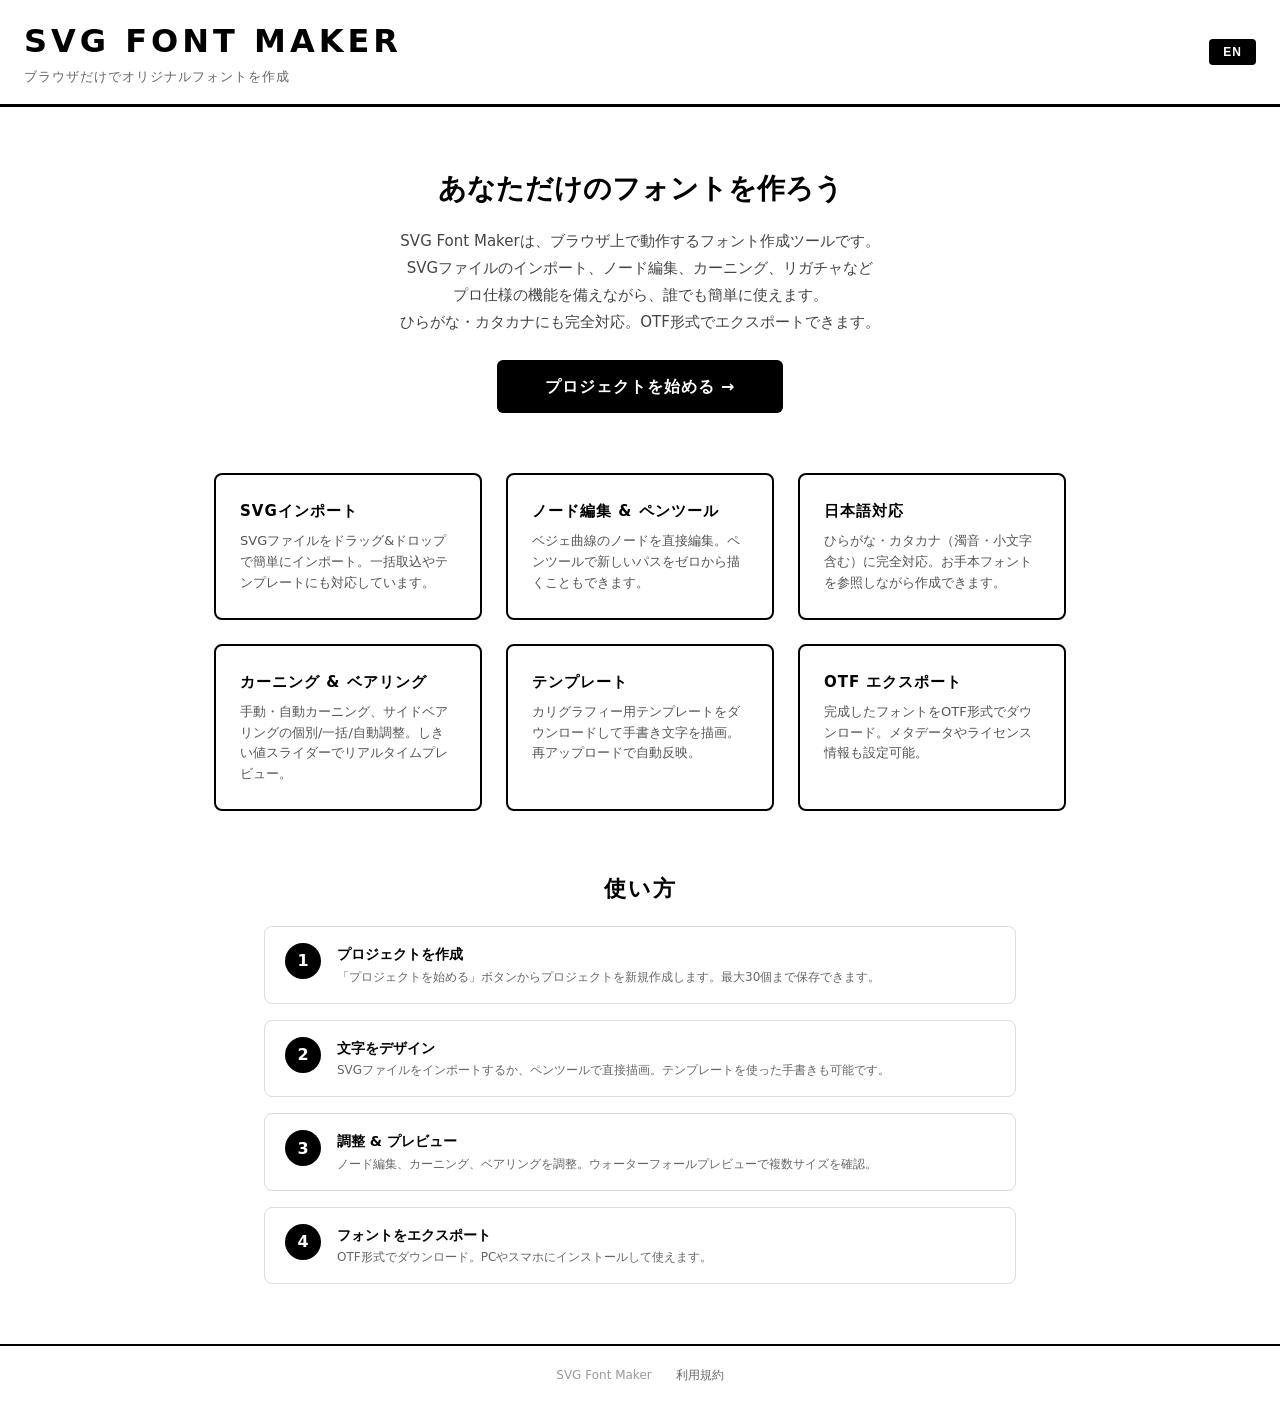
<file: index.html>
<!DOCTYPE html>
<html lang="ja">
<head>
  <meta charset="UTF-8">
  <meta name="viewport" content="width=device-width, initial-scale=1.0">
  <title>SVG Font Maker</title>
  <style>
    *,*::before,*::after{box-sizing:border-box;margin:0;padding:0}
    html,body{height:100%}
    body{font-family:'Segoe UI',system-ui,-apple-system,sans-serif;background:#fff;color:#000;line-height:1.6}
    header{border-bottom:3px solid #000;padding:16px 24px;display:flex;align-items:center;justify-content:space-between}
    .header-left h1{font-size:32px;font-weight:900;letter-spacing:4px;text-transform:uppercase}
    .header-left p{font-size:13px;color:#666;letter-spacing:1px}
    .lang-toggle{background:#000;color:#fff;border:none;padding:6px 14px;border-radius:4px;font-size:12px;font-weight:700;cursor:pointer;letter-spacing:1px}
    .lang-toggle:hover{background:#333}
    .hero{max-width:800px;margin:0 auto;padding:60px 24px;text-align:center}
    .hero h2{font-size:28px;font-weight:800;margin-bottom:16px}
    .hero p{font-size:15px;color:#444;margin-bottom:24px;line-height:1.8;white-space:pre-line}
    .hero-btn{display:inline-block;background:#000;color:#fff;padding:14px 48px;border:none;border-radius:6px;font-size:16px;font-weight:700;cursor:pointer;text-decoration:none;letter-spacing:1px;transition:background .15s}
    .hero-btn:hover{background:#333}
    .features{max-width:900px;margin:0 auto;padding:0 24px 60px;display:grid;grid-template-columns:repeat(auto-fit,minmax(250px,1fr));gap:24px}
    .feature-card{border:2px solid #000;border-radius:8px;padding:24px}
    .feature-card h3{font-size:15px;font-weight:800;margin-bottom:8px;text-transform:uppercase;letter-spacing:1px}
    .feature-card p{font-size:13px;color:#555;line-height:1.6}
    .howto{max-width:800px;margin:0 auto;padding:0 24px 60px}
    .howto h2{font-size:22px;font-weight:800;margin-bottom:20px;text-align:center;text-transform:uppercase;letter-spacing:2px}
    .howto-steps{display:flex;flex-direction:column;gap:16px}
    .howto-step{display:flex;align-items:flex-start;gap:16px;border:1px solid #ddd;border-radius:8px;padding:16px 20px}
    .step-num{flex-shrink:0;width:36px;height:36px;background:#000;color:#fff;border-radius:50%;display:flex;align-items:center;justify-content:center;font-weight:900;font-size:16px}
    .step-text h4{font-size:14px;font-weight:700;margin-bottom:2px}
    .step-text p{font-size:12px;color:#666}
    footer{border-top:2px solid #000;padding:20px 24px;text-align:center;font-size:12px;color:#999;display:flex;justify-content:center;gap:24px;align-items:center}
    footer a{color:#666;text-decoration:none}
    footer a:hover{text-decoration:underline;color:#000}

    /* ─── Mobile Responsive ─── */
    @media (max-width: 768px) {
      header { flex-wrap: wrap; padding: 12px 16px; gap: 8px; }
      .header-left h1 { font-size: 22px; letter-spacing: 2px; }
      .header-left p { font-size: 11px; }
      .hero { padding: 32px 16px; }
      .hero h2 { font-size: 22px; }
      .hero p { font-size: 13px; }
      .hero-btn { padding: 12px 32px; font-size: 14px; }
      .features { grid-template-columns: 1fr; padding: 0 16px 40px; gap: 16px; }
      .feature-card { padding: 18px; }
      .howto { padding: 0 16px 40px; }
      .howto-step { flex-direction: column; gap: 10px; padding: 12px 14px; }
      .step-num { width: 30px; height: 30px; font-size: 14px; }
      footer { flex-wrap: wrap; gap: 12px; padding: 16px; }
    }
    @media (max-width: 400px) {
      .header-left h1 { font-size: 18px; }
      .hero h2 { font-size: 18px; }
      .hero p { font-size: 12px; }
      .hero-btn { padding: 10px 24px; font-size: 13px; width: 100%; text-align: center; }
    }
  </style>
</head>
<body>

<header>
  <div class="header-left">
    <h1 data-i18n="site_title">SVG Font Maker</h1>
    <p data-i18n="site_subtitle">ブラウザだけでオリジナルフォントを作成</p>
  </div>
  <button class="lang-toggle" onclick="I18N.toggle()">EN</button>
</header>

<section class="hero">
  <h2 data-i18n="hero_title">あなただけのフォントを作ろう</h2>
  <p data-i18n="hero_desc">SVG Font Makerは、ブラウザ上で動作するフォント作成ツールです。
SVGファイルのインポート、ノード編集、カーニング、リガチャなど
プロ仕様の機能を備えながら、誰でも簡単に使えます。
ひらがな・カタカナにも完全対応。OTF形式でエクスポートできます。</p>
  <a href="projects.html" class="hero-btn" data-i18n="hero_btn">プロジェクトを始める →</a>
</section>

<section class="features">
  <div class="feature-card"><h3 data-i18n="feat_svg">SVGインポート</h3><p data-i18n="feat_svg_d">SVGファイルをドラッグ&ドロップで簡単にインポート。一括取込やテンプレートにも対応しています。</p></div>
  <div class="feature-card"><h3 data-i18n="feat_node">ノード編集 & ペンツール</h3><p data-i18n="feat_node_d">ベジェ曲線のノードを直接編集。ペンツールで新しいパスをゼロから描くこともできます。</p></div>
  <div class="feature-card"><h3 data-i18n="feat_jp">日本語対応</h3><p data-i18n="feat_jp_d">ひらがな・カタカナ（濁音・小文字含む）に完全対応。お手本フォントを参照しながら作成できます。</p></div>
  <div class="feature-card"><h3 data-i18n="feat_kern">カーニング & ベアリング</h3><p data-i18n="feat_kern_d">手動・自動カーニング、サイドベアリングの個別/一括/自動調整。しきい値スライダーでリアルタイムプレビュー。</p></div>
  <div class="feature-card"><h3 data-i18n="feat_tpl">テンプレート</h3><p data-i18n="feat_tpl_d">カリグラフィー用テンプレートをダウンロードして手書き文字を描画。再アップロードで自動反映。</p></div>
  <div class="feature-card"><h3 data-i18n="feat_otf">OTF エクスポート</h3><p data-i18n="feat_otf_d">完成したフォントをOTF形式でダウンロード。メタデータやライセンス情報も設定可能。</p></div>
</section>

<section class="howto">
  <h2 data-i18n="how_title">使い方</h2>
  <div class="howto-steps">
    <div class="howto-step"><div class="step-num">1</div><div class="step-text"><h4 data-i18n="how1_t">プロジェクトを作成</h4><p data-i18n="how1_d">「プロジェクトを始める」ボタンからプロジェクトを新規作成します。最大30個まで保存できます。</p></div></div>
    <div class="howto-step"><div class="step-num">2</div><div class="step-text"><h4 data-i18n="how2_t">文字をデザイン</h4><p data-i18n="how2_d">SVGファイルをインポートするか、ペンツールで直接描画。テンプレートを使った手書きも可能です。</p></div></div>
    <div class="howto-step"><div class="step-num">3</div><div class="step-text"><h4 data-i18n="how3_t">調整 & プレビュー</h4><p data-i18n="how3_d">ノード編集、カーニング、ベアリングを調整。ウォーターフォールプレビューで複数サイズを確認。</p></div></div>
    <div class="howto-step"><div class="step-num">4</div><div class="step-text"><h4 data-i18n="how4_t">フォントをエクスポート</h4><p data-i18n="how4_d">OTF形式でダウンロード。PCやスマホにインストールして使えます。</p></div></div>
  </div>
</section>

<footer>
  <span>SVG Font Maker</span>
  <a href="terms.html" data-i18n="terms_link">利用規約</a>
</footer>

<script src="js/i18n.js"></script>
</body>
</html>
</file>
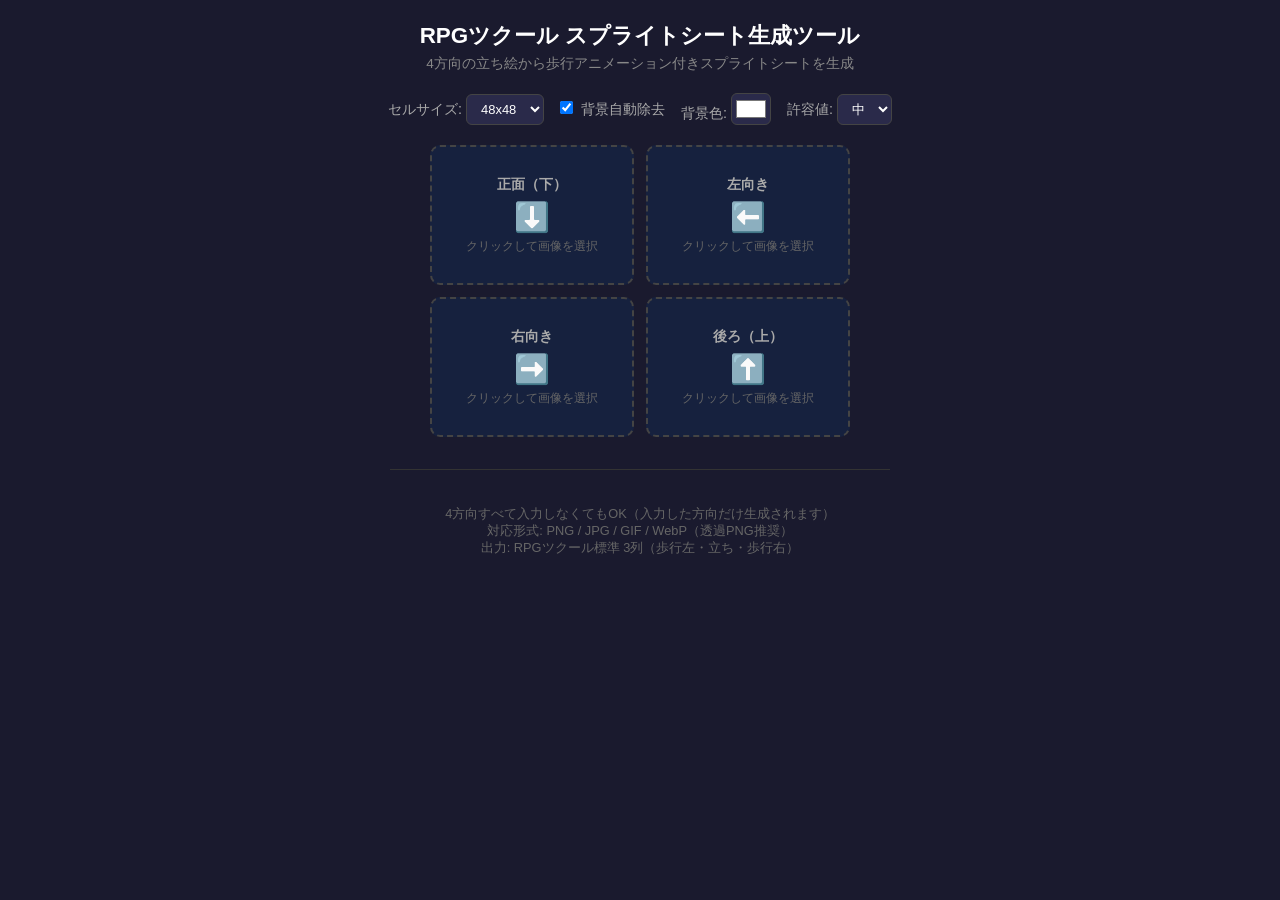
<file: sprite-sheet-generator/index.html>
<!DOCTYPE html>
<html lang="ja">
<head>
<meta charset="UTF-8">
<meta name="viewport" content="width=device-width, initial-scale=1.0">
<title>RPGツクール スプライトシート生成ツール</title>
<style>
* { margin: 0; padding: 0; box-sizing: border-box; }
body {
  font-family: 'Segoe UI', 'Hiragino Sans', sans-serif;
  background: #1a1a2e;
  color: #e0e0e0;
  min-height: 100vh;
  display: flex;
  flex-direction: column;
  align-items: center;
  padding: 20px;
}
h1 { font-size: 1.4em; margin-bottom: 4px; color: #fff; }
.subtitle { font-size: 0.85em; color: #888; margin-bottom: 20px; }

.settings {
  display: flex; gap: 16px; align-items: center;
  margin-bottom: 20px; flex-wrap: wrap; justify-content: center;
}
.settings label { font-size: 0.9em; color: #aaa; }
.settings select, .settings input[type="color"] {
  background: #2a2a4a; color: #fff; border: 1px solid #444;
  padding: 6px 10px; border-radius: 6px; font-size: 0.9em;
}
.settings input[type="color"] { width: 40px; height: 32px; padding: 2px; cursor: pointer; }
.settings input[type="checkbox"] { margin-right: 4px; }

.input-grid {
  display: grid;
  grid-template-columns: repeat(2, 1fr);
  gap: 12px;
  margin-bottom: 24px;
  max-width: 420px;
  width: 100%;
}
.input-slot {
  background: #16213e;
  border: 2px dashed #444;
  border-radius: 10px;
  display: flex;
  flex-direction: column;
  align-items: center;
  justify-content: center;
  cursor: pointer;
  transition: all 0.2s;
  padding: 12px;
  min-height: 140px;
  position: relative;
}
.input-slot:hover { border-color: #4fc3f7; background: #1a2744; }
.input-slot.filled { border-style: solid; border-color: #4fc3f7; }
.input-slot .direction { font-size: 0.85em; color: #aaa; margin-bottom: 6px; font-weight: bold; }
.input-slot .icon { font-size: 1.8em; margin-bottom: 4px; }
.input-slot .hint { font-size: 0.75em; color: #666; }
.input-slot canvas {
  image-rendering: pixelated;
  border-radius: 4px;
  background: repeating-conic-gradient(#333 0% 25%, #252 0% 50%) 50% / 10px 10px;
}
.input-slot .remove-btn {
  position: absolute; top: 4px; right: 8px;
  background: none; border: none; color: #f55; font-size: 1.1em;
  cursor: pointer; display: none;
}
.input-slot.filled .remove-btn { display: block; }
input[type="file"] { display: none; }

.divider {
  width: 100%; max-width: 500px; border-top: 1px solid #333;
  margin: 8px 0 20px;
}

.result-section { text-align: center; margin-bottom: 20px; }
.result-section h2 { font-size: 1.1em; color: #ccc; margin-bottom: 12px; }
.result-section canvas {
  image-rendering: pixelated;
  border: 1px solid #333;
  border-radius: 6px;
  background: repeating-conic-gradient(#333 0% 25%, #222 0% 50%) 50% / 16px 16px;
}
.result-flex {
  display: flex; align-items: stretch; justify-content: center; gap: 4px;
}
.row-labels {
  display: flex; flex-direction: column; justify-content: space-around;
  font-size: 0.75em; color: #888;
}
.btn {
  background: #4fc3f7; color: #111; border: none;
  padding: 10px 28px; border-radius: 8px; font-size: 1em;
  font-weight: bold; cursor: pointer; transition: background 0.2s; margin-top: 14px;
}
.btn:hover { background: #81d4fa; }
.btn:disabled { background: #333; color: #666; cursor: not-allowed; }

.anim-preview {
  display: flex; gap: 24px; justify-content: center;
  flex-wrap: wrap; margin-top: 16px; margin-bottom: 16px;
}
.anim-box { text-align: center; }
.anim-box .label { font-size: 0.75em; color: #888; margin-bottom: 4px; }
.anim-box canvas {
  image-rendering: pixelated; border-radius: 4px;
  background: repeating-conic-gradient(#333 0% 25%, #222 0% 50%) 50% / 10px 10px;
}

.info {
  font-size: 0.8em; color: #666; margin-top: 16px;
  text-align: center; max-width: 550px;
}
</style>
</head>
<body>

<h1>RPGツクール スプライトシート生成ツール</h1>
<p class="subtitle">4方向の立ち絵から歩行アニメーション付きスプライトシートを生成</p>

<div class="settings">
  <label>セルサイズ:
    <select id="cellSize">
      <option value="32">32x32</option>
      <option value="48" selected>48x48</option>
      <option value="64">64x64</option>
      <option value="96">96x96</option>
    </select>
  </label>
  <label>
    <input type="checkbox" id="autoBg" checked>
    背景自動除去
  </label>
  <label>背景色:
    <input type="color" id="bgColor" value="#ffffff">
  </label>
  <label>許容値:
    <select id="bgTolerance">
      <option value="20">低</option>
      <option value="40" selected>中</option>
      <option value="60">高</option>
    </select>
  </label>
</div>

<div class="input-grid">
  <div class="input-slot" data-dir="down" id="slot-down">
    <button class="remove-btn" title="削除">&times;</button>
    <span class="direction">正面（下）</span>
    <span class="icon">⬇️</span>
    <span class="hint">クリックして画像を選択</span>
  </div>
  <div class="input-slot" data-dir="left" id="slot-left">
    <button class="remove-btn" title="削除">&times;</button>
    <span class="direction">左向き</span>
    <span class="icon">⬅️</span>
    <span class="hint">クリックして画像を選択</span>
  </div>
  <div class="input-slot" data-dir="right" id="slot-right">
    <button class="remove-btn" title="削除">&times;</button>
    <span class="direction">右向き</span>
    <span class="icon">➡️</span>
    <span class="hint">クリックして画像を選択</span>
  </div>
  <div class="input-slot" data-dir="up" id="slot-up">
    <button class="remove-btn" title="削除">&times;</button>
    <span class="direction">後ろ（上）</span>
    <span class="icon">⬆️</span>
    <span class="hint">クリックして画像を選択</span>
  </div>
</div>

<input type="file" id="fileInput" accept="image/*">

<div class="divider"></div>

<div class="result-section" id="resultSection" style="display:none;">
  <h2>歩行アニメーション プレビュー</h2>
  <div class="anim-preview" id="animPreview"></div>

  <h2>スプライトシート</h2>
  <div class="result-flex">
    <div class="row-labels" id="rowLabels"></div>
    <canvas id="sheetCanvas"></canvas>
  </div>
  <br>
  <button class="btn" id="downloadBtn">ダウンロード (.png)</button>
</div>

<p class="info">
  4方向すべて入力しなくてもOK（入力した方向だけ生成されます）<br>
  対応形式: PNG / JPG / GIF / WebP（透過PNG推奨）<br>
  出力: RPGツクール標準 3列（歩行左・立ち・歩行右）
</p>

<script>
// --- State ---
const images = { down: null, left: null, right: null, up: null };
let activeSlot = null;
let sheetDataURL = null;
let animTimers = [];

const $ = id => document.getElementById(id);
const fileInput = $('fileInput');

// --- Slot click / file handling ---
document.querySelectorAll('.input-slot').forEach(slot => {
  slot.addEventListener('click', e => {
    if (e.target.classList.contains('remove-btn')) return;
    activeSlot = slot.dataset.dir;
    fileInput.click();
  });
  slot.querySelector('.remove-btn').addEventListener('click', e => {
    e.stopPropagation();
    images[slot.dataset.dir] = null;
    resetSlot(slot);
    generateIfAny();
  });
  // ドラッグ＆ドロップ（各スロット）
  slot.addEventListener('dragover', e => { e.preventDefault(); slot.classList.add('dragover'); });
  slot.addEventListener('dragleave', () => slot.classList.remove('dragover'));
  slot.addEventListener('drop', e => {
    e.preventDefault(); slot.classList.remove('dragover');
    if (e.dataTransfer.files.length) {
      activeSlot = slot.dataset.dir;
      loadFile(e.dataTransfer.files[0]);
    }
  });
});

fileInput.addEventListener('change', e => {
  if (e.target.files.length && activeSlot) loadFile(e.target.files[0]);
  fileInput.value = '';
});

function loadFile(file) {
  if (!file.type.startsWith('image/')) return;
  const reader = new FileReader();
  reader.onload = e => {
    const img = new Image();
    img.onload = () => {
      images[activeSlot] = img;
      showSlotPreview(activeSlot, img);
      generateIfAny();
    };
    img.src = e.target.result;
  };
  reader.readAsDataURL(file);
}

function resetSlot(slot) {
  slot.classList.remove('filled');
  const existing = slot.querySelector('canvas');
  if (existing) existing.remove();
  slot.querySelector('.icon').style.display = '';
  slot.querySelector('.hint').style.display = '';
}

function showSlotPreview(dir, img) {
  const slot = $('slot-' + dir);
  slot.classList.add('filled');
  slot.querySelector('.icon').style.display = 'none';
  slot.querySelector('.hint').style.display = 'none';
  const existing = slot.querySelector('canvas');
  if (existing) existing.remove();

  const size = 80;
  const c = document.createElement('canvas');
  c.width = size; c.height = size;
  const ctx = c.getContext('2d');
  ctx.imageSmoothingEnabled = false;

  // 処理済み画像をプレビュー
  const processed = processInput(img, parseInt($('cellSize').value));
  ctx.drawImage(processed, 0, 0, size, size);
  slot.appendChild(c);
}

// --- Settings change ---
[$('cellSize'), $('autoBg'), $('bgColor'), $('bgTolerance')].forEach(el =>
  el.addEventListener('change', () => {
    // プレビュー更新
    for (const dir of ['down', 'left', 'right', 'up']) {
      if (images[dir]) showSlotPreview(dir, images[dir]);
    }
    generateIfAny();
  })
);

// --- Canvas helpers ---
function newCanvas(w, h) {
  const c = document.createElement('canvas'); c.width = w; c.height = h; return c;
}
function getPixels(c) { return c.getContext('2d').getImageData(0, 0, c.width, c.height); }
function fromImageData(d) {
  const c = newCanvas(d.width, d.height);
  c.getContext('2d').putImageData(d, 0, 0); return c;
}

// --- Background removal ---
function detectBgColor(canvas) {
  const d = getPixels(canvas).data;
  const w = canvas.width, h = canvas.height;
  const corners = [];
  for (let dy = 0; dy < 3; dy++) {
    for (let dx = 0; dx < 3; dx++) {
      corners.push([dx, dy], [w-1-dx, dy], [dx, h-1-dy], [w-1-dx, h-1-dy]);
    }
  }
  const counts = {};
  corners.forEach(([x, y]) => {
    const i = (y * w + x) * 4;
    const k = `${d[i]},${d[i+1]},${d[i+2]}`;
    counts[k] = (counts[k] || 0) + 1;
  });
  let best = '255,255,255', bestN = 0;
  for (const [k, n] of Object.entries(counts)) { if (n > bestN) { best = k; bestN = n; } }
  return best.split(',').map(Number);
}

function removeBg(canvas, bgR, bgG, bgB, tol) {
  const id = getPixels(canvas);
  const d = id.data;
  for (let i = 0; i < d.length; i += 4) {
    const dr = d[i]-bgR, dg = d[i+1]-bgG, db = d[i+2]-bgB;
    const dist = Math.sqrt(dr*dr + dg*dg + db*db);
    if (dist < tol) { d[i+3] = 0; }
    else if (dist < tol * 1.5) { d[i+3] = Math.min(d[i+3], Math.round((dist-tol)/(tol*0.5)*255)); }
  }
  return fromImageData(id);
}

// --- Bounding & center ---
function findBounds(canvas) {
  const d = getPixels(canvas).data;
  const w = canvas.width, h = canvas.height;
  let x0 = w, x1 = 0, y0 = h, y1 = 0;
  for (let y = 0; y < h; y++) for (let x = 0; x < w; x++) {
    if (d[(y*w+x)*4+3] > 32) {
      if (x < x0) x0 = x; if (x > x1) x1 = x;
      if (y < y0) y0 = y; if (y > y1) y1 = y;
    }
  }
  return { x0, x1, y0, y1 };
}

function centerInCell(canvas, size) {
  const b = findBounds(canvas);
  if (b.x0 > b.x1) return newCanvas(size, size);
  const cw = b.x1 - b.x0 + 1, ch = b.y1 - b.y0 + 1;
  const margin = Math.max(1, Math.floor(size * 0.04));
  const avail = size - margin * 2;
  const scale = Math.min(avail / cw, avail / ch, 1);
  const sw = Math.round(cw * scale), sh = Math.round(ch * scale);
  const c = newCanvas(size, size);
  const ctx = c.getContext('2d');
  ctx.imageSmoothingEnabled = false;
  ctx.drawImage(canvas, b.x0, b.y0, cw, ch,
    Math.floor((size - sw) / 2), size - sh - margin, sw, sh);
  return c;
}

// --- Input processing pipeline ---
function processInput(img, size) {
  let raw = newCanvas(img.width, img.height);
  raw.getContext('2d').drawImage(img, 0, 0);

  // 既に透過がある画像かチェック
  const rawData = getPixels(raw).data;
  let hasTransparency = false;
  for (let i = 3; i < rawData.length; i += 4) {
    if (rawData[i] < 250) { hasTransparency = true; break; }
  }

  let processed = raw;
  if (!hasTransparency) {
    const tol = parseInt($('bgTolerance').value);
    if ($('autoBg').checked) {
      const [r, g, b] = detectBgColor(raw);
      processed = removeBg(raw, r, g, b, tol);
    } else {
      const hex = $('bgColor').value;
      processed = removeBg(raw,
        parseInt(hex.substr(1,2),16),
        parseInt(hex.substr(3,2),16),
        parseInt(hex.substr(5,2),16), tol);
    }
  }
  return centerInCell(processed, size);
}

// --- Walk animation ---
function makeWalkFrame(standing, direction, size) {
  // direction: -1 = 左足前, +1 = 右足前
  const w = standing.width, h = standing.height;
  const b = findBounds(standing);
  if (b.x0 > b.x1) return standing;

  const charH = b.y1 - b.y0 + 1;
  const legStart = b.y1 - Math.floor(charH * 0.35);

  const src = getPixels(standing);
  const sd = src.data;
  const dst = new ImageData(w, h);
  const dd = dst.data;

  const shiftPx = Math.max(1, Math.round(size / 22)) * direction;
  const bounce = Math.max(1, Math.floor(size / 32));

  for (let y = 0; y < h; y++) {
    for (let x = 0; x < w; x++) {
      const si = (y * w + x) * 4;
      if (sd[si+3] === 0) continue;

      let nx = x, ny = y - bounce; // 全体を少し上に（バウンス）
      if (y >= legStart) {
        const legH = b.y1 - legStart;
        const progress = legH > 0 ? (y - legStart) / legH : 0;
        nx = x + Math.round(shiftPx * progress);
      }
      if (nx >= 0 && nx < w && ny >= 0 && ny < h) {
        const di = (ny * w + nx) * 4;
        dd[di] = sd[si]; dd[di+1] = sd[si+1];
        dd[di+2] = sd[si+2]; dd[di+3] = sd[si+3];
      }
    }
  }
  return fromImageData(dst);
}

// --- Generate ---
function generateIfAny() {
  const dirs = ['down', 'left', 'right', 'up'];
  const dirLabels = { down: '正面 ↓', left: '左 ←', right: '右 →', up: '後ろ ↑' };
  const activeDirs = dirs.filter(d => images[d]);

  // Clear previous animations
  animTimers.forEach(t => clearInterval(t));
  animTimers = [];

  if (activeDirs.length === 0) {
    $('resultSection').style.display = 'none';
    return;
  }

  const size = parseInt($('cellSize').value);

  // Process each direction
  const processed = {};
  const walkFrames = {};
  for (const dir of activeDirs) {
    processed[dir] = processInput(images[dir], size);
    walkFrames[dir] = {
      left: makeWalkFrame(processed[dir], -1, size),
      stand: processed[dir],
      right: makeWalkFrame(processed[dir], 1, size),
    };
  }

  // Animated previews
  const animContainer = $('animPreview');
  animContainer.innerHTML = '';
  const scale = Math.max(2, Math.floor(96 / size));

  for (const dir of activeDirs) {
    const box = document.createElement('div');
    box.className = 'anim-box';
    const label = document.createElement('div');
    label.className = 'label';
    label.textContent = dirLabels[dir];
    box.appendChild(label);
    const c = document.createElement('canvas');
    c.width = size * scale; c.height = size * scale;
    c.style.width = (size * scale) + 'px';
    c.style.height = (size * scale) + 'px';
    box.appendChild(c);
    animContainer.appendChild(box);

    // Animate: stand → walkL → stand → walkR → repeat
    const frames = [
      walkFrames[dir].stand,
      walkFrames[dir].left,
      walkFrames[dir].stand,
      walkFrames[dir].right,
    ];
    let fi = 0;
    const ctx = c.getContext('2d');
    ctx.imageSmoothingEnabled = false;
    function drawFrame() {
      ctx.clearRect(0, 0, c.width, c.height);
      ctx.drawImage(frames[fi], 0, 0, size * scale, size * scale);
      fi = (fi + 1) % frames.length;
    }
    drawFrame();
    animTimers.push(setInterval(drawFrame, 200));
  }

  // Sprite sheet
  const sheetW = size * 3;
  const sheetH = size * activeDirs.length;
  const sheet = newCanvas(sheetW, sheetH);
  const sctx = sheet.getContext('2d');

  const rowLabelsEl = $('rowLabels');
  rowLabelsEl.innerHTML = '';

  activeDirs.forEach((dir, ri) => {
    const f = walkFrames[dir];
    sctx.drawImage(f.left, 0, ri * size);
    sctx.drawImage(f.stand, size, ri * size);
    sctx.drawImage(f.right, size * 2, ri * size);

    const span = document.createElement('span');
    span.textContent = dirLabels[dir];
    rowLabelsEl.appendChild(span);
  });

  // Preview
  const sheetCanvas = $('sheetCanvas');
  sheetCanvas.width = sheetW * scale;
  sheetCanvas.height = sheetH * scale;
  const pctx = sheetCanvas.getContext('2d');
  pctx.imageSmoothingEnabled = false;
  pctx.drawImage(sheet, 0, 0, sheetW * scale, sheetH * scale);

  sheetDataURL = sheet.toDataURL('image/png');
  $('resultSection').style.display = '';
}

// Download
$('downloadBtn').addEventListener('click', () => {
  if (!sheetDataURL) return;
  const a = document.createElement('a');
  a.href = sheetDataURL;
  a.download = 'spritesheet.png';
  a.click();
});
</script>
</body>
</html>
</file>
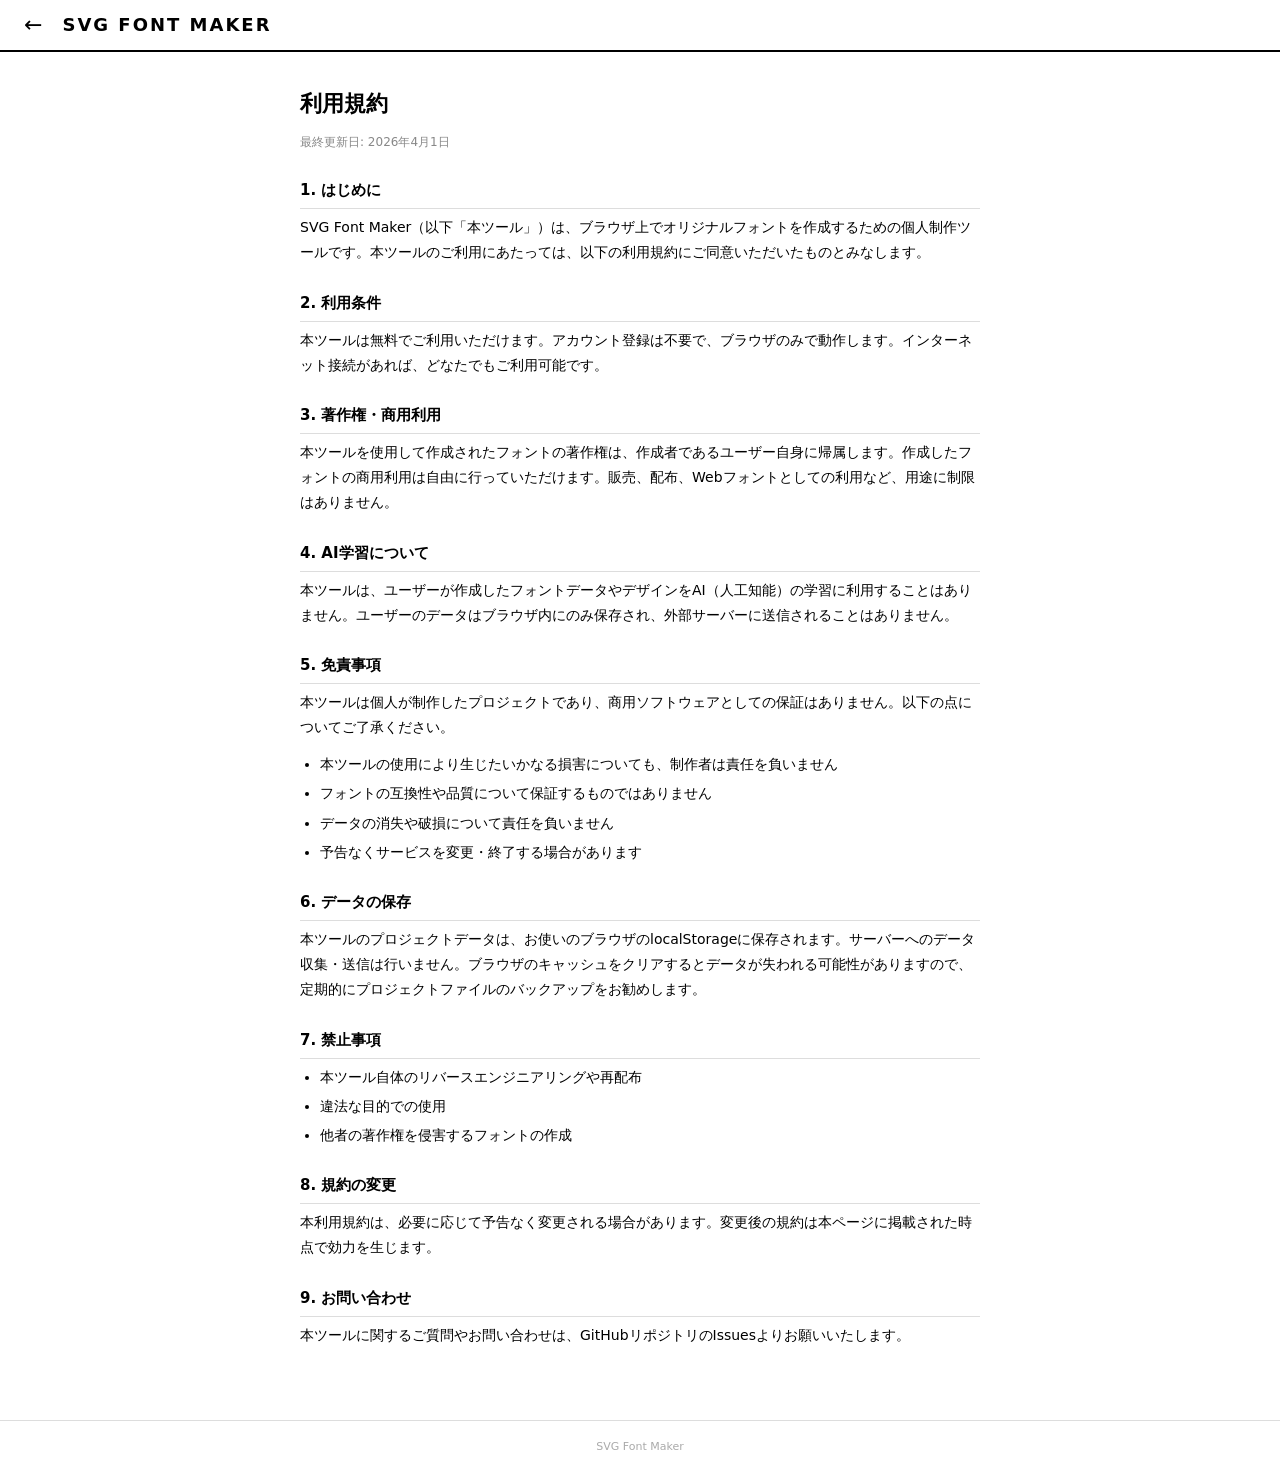
<file: terms.html>
<!DOCTYPE html>
<html lang="ja">
<head>
  <meta charset="UTF-8">
  <meta name="viewport" content="width=device-width, initial-scale=1.0">
  <title>利用規約 — SVG Font Maker</title>
  <style>
    *,*::before,*::after{box-sizing:border-box;margin:0;padding:0}
    body{font-family:'Segoe UI',system-ui,-apple-system,sans-serif;background:#fff;color:#000;line-height:1.8;font-size:14px}
    .header{display:flex;align-items:center;gap:12px;border-bottom:2px solid #000;padding:0 16px;height:52px}
    .back{background:none;border:none;font-size:22px;cursor:pointer;text-decoration:none;color:#000;padding:4px 8px}
    .header h1{font-size:18px;font-weight:900;letter-spacing:2px;text-transform:uppercase}
    .content{max-width:720px;margin:0 auto;padding:32px 20px 60px}
    h2{font-size:22px;font-weight:800;margin-bottom:8px}
    .date{font-size:12px;color:#888;margin-bottom:24px}
    h3{font-size:15px;font-weight:700;margin:24px 0 6px;padding-bottom:4px;border-bottom:1px solid #ddd}
    p,ul{margin-bottom:12px}
    ul{padding-left:20px}
    li{margin-bottom:4px}
    footer{border-top:1px solid #ddd;padding:16px;text-align:center;font-size:11px;color:#aaa}
  </style>
</head>
<body>
<div class="header">
  <a href="index.html" class="back">←</a>
  <h1>SVG Font Maker</h1>
</div>
<div class="content" id="terms-content">
  <h2 data-i18n="terms_title">利用規約</h2>
  <p class="date" data-i18n="terms_date">最終更新日: 2026年4月1日</p>

  <h3 data-i18n="t_s1_title">1. はじめに</h3>
  <p data-i18n="t_s1_body">SVG Font Maker（以下「本ツール」）は、ブラウザ上でオリジナルフォントを作成するための個人制作ツールです。本ツールのご利用にあたっては、以下の利用規約にご同意いただいたものとみなします。</p>

  <h3 data-i18n="t_s2_title">2. 利用条件</h3>
  <p data-i18n="t_s2_body">本ツールは無料でご利用いただけます。アカウント登録は不要で、ブラウザのみで動作します。インターネット接続があれば、どなたでもご利用可能です。</p>

  <h3 data-i18n="t_s3_title">3. 著作権・商用利用</h3>
  <p data-i18n="t_s3_body">本ツールを使用して作成されたフォントの著作権は、作成者であるユーザー自身に帰属します。作成したフォントの商用利用は自由に行っていただけます。販売、配布、Webフォントとしての利用など、用途に制限はありません。</p>

  <h3 data-i18n="t_s4_title">4. AI学習について</h3>
  <p data-i18n="t_s4_body">本ツールは、ユーザーが作成したフォントデータやデザインをAI（人工知能）の学習に利用することはありません。ユーザーのデータはブラウザ内にのみ保存され、外部サーバーに送信されることはありません。</p>

  <h3 data-i18n="t_s5_title">5. 免責事項</h3>
  <p data-i18n="t_s5_body">本ツールは個人が制作したプロジェクトであり、商用ソフトウェアとしての保証はありません。以下の点についてご了承ください。</p>
  <ul>
    <li data-i18n="t_s5_li1">本ツールの使用により生じたいかなる損害についても、制作者は責任を負いません</li>
    <li data-i18n="t_s5_li2">フォントの互換性や品質について保証するものではありません</li>
    <li data-i18n="t_s5_li3">データの消失や破損について責任を負いません</li>
    <li data-i18n="t_s5_li4">予告なくサービスを変更・終了する場合があります</li>
  </ul>

  <h3 data-i18n="t_s6_title">6. データの保存</h3>
  <p data-i18n="t_s6_body">本ツールのプロジェクトデータは、お使いのブラウザのlocalStorageに保存されます。サーバーへのデータ収集・送信は行いません。ブラウザのキャッシュをクリアするとデータが失われる可能性がありますので、定期的にプロジェクトファイルのバックアップをお勧めします。</p>

  <h3 data-i18n="t_s7_title">7. 禁止事項</h3>
  <ul>
    <li data-i18n="t_s7_li1">本ツール自体のリバースエンジニアリングや再配布</li>
    <li data-i18n="t_s7_li2">違法な目的での使用</li>
    <li data-i18n="t_s7_li3">他者の著作権を侵害するフォントの作成</li>
  </ul>

  <h3 data-i18n="t_s8_title">8. 規約の変更</h3>
  <p data-i18n="t_s8_body">本利用規約は、必要に応じて予告なく変更される場合があります。変更後の規約は本ページに掲載された時点で効力を生じます。</p>

  <h3 data-i18n="t_s9_title">9. お問い合わせ</h3>
  <p data-i18n="t_s9_body">本ツールに関するご質問やお問い合わせは、GitHubリポジトリのIssuesよりお願いいたします。</p>
</div>
<footer>SVG Font Maker</footer>
<script src="js/i18n.js"></script>
</body>
</html>
</file>
